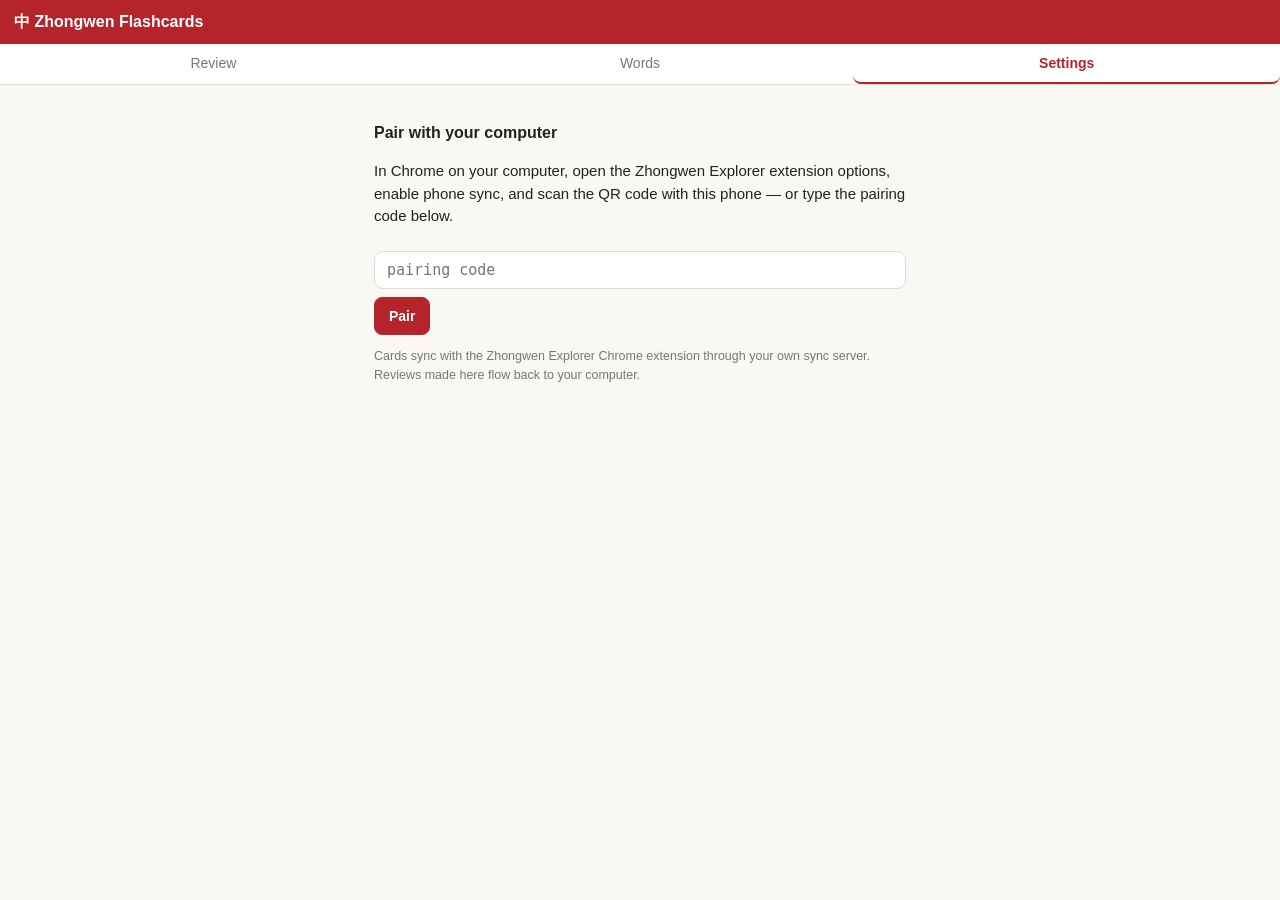
<file: pwa/index.html>
<!DOCTYPE html>
<html lang="en">
<head>
  <meta charset="utf-8">
  <meta name="viewport" content="width=device-width, initial-scale=1, viewport-fit=cover">
  <meta name="theme-color" content="#B5232B">
  <title>Zhongwen Flashcards</title>
  <link rel="manifest" href="manifest.webmanifest">
  <link rel="icon" href="icons/icon192.png">
  <link rel="apple-touch-icon" href="icons/icon180.png">
  <style>
    :root { color-scheme: light; }
    * { box-sizing: border-box; }
    body {
      font-family: -apple-system, BlinkMacSystemFont, "Segoe UI", Roboto, sans-serif;
      margin: 0; background: #faf8f2; color: #222; font-size: 15px; line-height: 1.5;
      padding-bottom: env(safe-area-inset-bottom);
    }
    header {
      background: #B5232B; color: #fff; display: flex; align-items: center;
      gap: 8px; padding: 10px 14px;
      padding-top: calc(10px + env(safe-area-inset-top));
      position: sticky; top: 0; z-index: 10;
    }
    header h1 { font-size: 16px; margin: 0; flex: 1; font-weight: 600; }
    #dueBadge {
      background: #fff; color: #B5232B; border-radius: 999px; font-size: 12.5px;
      font-weight: 700; padding: 1px 8px;
    }
    nav { display: flex; background: #fff; border-bottom: 1px solid #e5e0d5;
      position: sticky; top: calc(41px + env(safe-area-inset-top)); z-index: 9; }
    nav button {
      flex: 1; border: 0; background: none; padding: 11px 0; font-size: 14px;
      color: #777; border-bottom: 2px solid transparent; cursor: pointer;
    }
    nav button.active { color: #B5232B; border-bottom-color: #B5232B; font-weight: 600; }
    main { padding: 18px 14px 40px; max-width: 560px; margin: 0 auto; }

    /* review */
    .card { background: #fff; border: 1px solid #e5e0d5; border-radius: 14px;
      padding: 26px 16px; text-align: center; box-shadow: 0 1px 3px rgba(0,0,0,.05); }
    .card-type { font-size: 11px; letter-spacing: .5px; text-transform: uppercase;
      color: #a58a2d; margin-bottom: 8px; }
    .hanzi { font-size: 52px; line-height: 1.25;
      font-family: "PingFang SC", "Hiragino Sans GB", "Noto Sans SC", "Microsoft YaHei", sans-serif; }
    .hanzi.sentence { font-size: 26px; }
    .trad { font-size: 22px; color: #666; margin-top: 4px;
      font-family: "PingFang SC", "Hiragino Sans GB", "Noto Sans SC", "Microsoft YaHei", sans-serif; }
    .answer { margin-top: 16px; border-top: 1px dashed #ddd; padding-top: 16px; }
    .answer-line { display: flex; align-items: center; justify-content: center; gap: 8px; }
    .pinyin { font-size: 20px; }
    .tone1 { color: #d02c1f; } .tone2 { color: #0f8b1f; }
    .tone3 { color: #1b3ddb; } .tone4 { color: #8615bd; }
    .tone0, .tone5 { color: #767676; }
    .defs { font-size: 16px; color: #333; margin-top: 8px; }
    .speak { width: 34px; height: 34px; padding: 0; border-radius: 50%;
      font-size: 15px; line-height: 1; border: 1px solid #ccc; background: #fafafa; }
    .controls { margin-top: 20px; display: flex; gap: 8px; justify-content: center; }
    button { font-size: 14px; border-radius: 8px; cursor: pointer;
      border: 1px solid #ccc; background: #fafafa; padding: 10px 14px; }
    button.reveal { font-weight: 600; padding: 12px 34px; font-size: 15px; }
    button.primary { background: #B5232B; border-color: #B5232B; color: #fff; font-weight: 600; }
    button.danger { border-color: #d88; color: #b5232b; }
    .grade { flex: 1; max-width: 96px; display: flex; flex-direction: column;
      gap: 2px; align-items: center; padding: 9px 4px; }
    .grade small { font-weight: 400; color: #888; font-size: 11px; }
    .g-again { border-color: #d88; } .g-hard { border-color: #d8b169; }
    .g-good { border-color: #7fb98a; } .g-easy { border-color: #7fa3d8; }
    .empty { color: #888; margin-top: 30px; text-align: center; }
    .progress { height: 5px; border-radius: 3px; background: #ece8dc; overflow: hidden;
      margin-top: 14px; }
    .progress i { display: block; height: 100%; border-radius: 3px; background: #B5232B;
      transition: width 0.2s; }
    .queue-count { text-align: center; color: #aaa; font-size: 12px; margin-top: 6px; }

    /* end-of-session summary */
    .summary { background: #fff; border: 1px solid #e5e0d5; border-radius: 14px;
      padding: 18px 16px; }
    .summary-head { font-size: 18px; font-weight: 700; color: #0a7a2f; }
    .summary-sub { margin: 6px 0 0; color: #555; font-size: 13.5px; }
    .tiles { display: flex; gap: 8px; margin: 14px 0 4px; }
    .tile { flex: 1; border: 1px solid #eee8db; border-radius: 10px; padding: 8px 10px; }
    .tile-n { font-size: 20px; font-weight: 700; line-height: 1.1;
      font-variant-numeric: tabular-nums; }
    .tile-l { font-size: 11px; color: #888; }
    .held-row { margin: 14px 0 0; font-size: 13px; color: #555; line-height: 1.6; }
    .more-btn { margin-left: 8px; padding: 5px 12px; font-size: 12.5px;
      border-radius: 8px; border: 1px solid #d8cab5; background: #fdf6c7;
      color: #7f1920; font-weight: 650; }
    .next-up { margin: 14px 0 0; font-size: 13px; color: #555; }
    .next-up b { color: #222; }
    .summary .viz { margin-top: 20px; }

    /* word list */
    .search { width: 100%; padding: 9px 12px; font-size: 15px; border: 1px solid #ddd;
      border-radius: 9px; margin-bottom: 10px; background: #fff; }
    .count { color: #888; font-size: 12.5px; margin: 4px 2px 10px; }
    .word-row { display: flex; align-items: center; gap: 10px; background: #fff;
      border: 1px solid #eee8db; border-radius: 10px; padding: 10px 12px; margin-bottom: 8px; }
    .word-main { flex: 1; min-width: 0; }
    .word-head { display: flex; align-items: baseline; gap: 8px; flex-wrap: wrap; }
    .word-head .hanzi { font-size: 22px; }
    .word-head .trad { font-size: 15px; margin: 0; }
    .word-head .pinyin { font-size: 14px; }
    .word-defs { font-size: 13px; color: #555; overflow: hidden; text-overflow: ellipsis;
      display: -webkit-box; -webkit-line-clamp: 2; -webkit-box-orient: vertical; }
    .word-side { display: flex; flex-direction: column; align-items: flex-end; gap: 6px; }
    .status { font-size: 11.5px; border-radius: 999px; padding: 1px 8px; white-space: nowrap; }
    .st-new { background: #fdf3e0; color: #9a6b00; }
    .st-due { background: #fdeaea; color: #b5232b; }
    .st-later { background: #e9f6ec; color: #0a7a2f; }
    .del { border: 0; background: none; color: #bbb; font-size: 14px; padding: 2px 6px; }

    /* tap-to-define */
    .tap-char { border-radius: 4px; }
    .tap-char:active { background: #f3eee3; }
    .word-main.tappable { cursor: pointer; }
    .example { margin-top: 14px; font-size: 15px; color: #444; }
    .ex-zh { font-size: 18px;
      font-family: "PingFang SC", "Hiragino Sans GB", "Noto Sans SC", "Microsoft YaHei", sans-serif; }
    .ex-zh .hl { color: #b5232b; font-weight: 700; }
    .ex-py { font-size: 12.5px; color: #999; }
    .ex-en { font-size: 13.5px; color: #666; }
    .ex-speak { width: 26px; height: 26px; margin-left: 5px; font-size: 12px; }

    /* word-detail bottom sheet */
    .sheet-overlay { position: fixed; inset: 0; z-index: 50; display: none;
      background: rgba(30, 24, 12, 0.4); }
    .sheet-overlay.open { display: flex; align-items: flex-end; }
    .sheet { width: 100%; max-height: 82vh; display: flex; flex-direction: column;
      background: #fffdf7; border-radius: 16px 16px 0 0;
      box-shadow: 0 -6px 24px rgba(36, 28, 14, 0.25);
      padding-bottom: env(safe-area-inset-bottom); }
    .sheet-bar { display: flex; align-items: center; padding: 8px 12px 4px; }
    .sheet-grab { flex: 1; height: 4px; max-width: 44px; margin: 0 auto;
      border-radius: 999px; background: #ddd5c4; }
    .sheet-back { border: 0; background: none; color: #b5232b; font-size: 14px;
      font-weight: 600; padding: 4px 8px; }
    .sheet-back.hidden { visibility: hidden; }
    .sheet-close { border: 0; background: none; color: #999; font-size: 16px;
      padding: 4px 10px; }
    .sheet-body { overflow-y: auto; padding: 4px 16px 22px; text-align: left;
      font-size: 14px; line-height: 1.4; -webkit-overflow-scrolling: touch; }
    .sheet-loading { color: #888; text-align: center; padding: 18px 0; }
    .sheet-entry + .sheet-entry { margin-top: 8px; padding-top: 8px;
      border-top: 1px dashed #e8e1d5; }
    .sheet-head { display: flex; align-items: baseline; flex-wrap: wrap; gap: 8px; }
    .sheet-word { color: #8f1c23; font-size: 26px; font-weight: 700;
      font-family: "PingFang SC", "Hiragino Sans GB", "Noto Sans SC", "Microsoft YaHei", sans-serif; }
    .sheet-word.alt { font-size: 19px; opacity: 0.65; }
    .sheet-pinyin { color: #555; font-size: 15px; font-weight: 600; }
    .sheet-defs { margin-top: 3px; color: #3f3f3f; }
    .sheet-sense { display: flex; gap: 7px; align-items: baseline; padding: 2px 0; }
    .sheet-sense-num { flex: none; min-width: 15px; color: #a4834f; font-size: 11px;
      font-weight: 700; text-align: right; }
    .sheet-body button { padding: 3px 9px; border-radius: 7px; font-size: 12px; }
    .sheet-body button.saved { border-color: #83b790; color: #0a7a2f; }
    .sheet-speak { width: 26px; height: 26px; padding: 0; border-radius: 50%; }
    .sheet-section { margin-top: 10px; padding-top: 8px; border-top: 1px solid #e8e1d5; }
    .sheet-label { margin-bottom: 4px; color: #999; font-size: 10px; font-weight: 750;
      letter-spacing: 0.08em; text-transform: uppercase; }
    .sheet-example { padding: 5px 0; }
    .sheet-example + .sheet-example { border-top: 1px dashed #efe9dd; }
    .sheet-ex-zh { font-size: 17px;
      font-family: "PingFang SC", "Hiragino Sans GB", "Noto Sans SC", "Microsoft YaHei", sans-serif; }
    .sheet-ex-zh .hl { color: #b5232b; font-weight: 700; }
    .sheet-ex-py { color: #999; font-size: 12px; }
    .sheet-ex-en { color: #666; font-size: 13px; }
    .sheet-char-row { display: grid; grid-template-columns: auto 1fr auto;
      align-items: center; gap: 4px 9px; padding: 6px 0; }
    .sheet-char-word { color: #8f1c23; font-size: 22px; font-weight: 700;
      font-family: "PingFang SC", "Hiragino Sans GB", "Noto Sans SC", "Microsoft YaHei", sans-serif; }
    .sheet-char-info { min-width: 0; }
    .sheet-char-pinyin { display: block; color: #555; font-size: 13px; font-weight: 650; }
    .sheet-char-def { color: #666; font-size: 12px; }
    .sheet-related-row { padding: 6px 0; }
    .sheet-related-row + .sheet-related-row { border-top: 1px dashed #efe9dd; }
    .sheet-related-word { color: #8f1c23; font-size: 19px; font-weight: 700;
      font-family: "PingFang SC", "Hiragino Sans GB", "Noto Sans SC", "Microsoft YaHei", sans-serif; }
    .sheet-related-reason { margin-left: auto; padding: 1px 7px; border-radius: 8px;
      background: #f1ead9; color: #8a7a58; font-size: 11px; font-weight: 600; }

    /* settings */
    .settings h2 { font-size: 16px; margin: 18px 0 6px; }
    .settings .note { color: #777; font-size: 12.5px; }
    .settings .row { display: flex; align-items: center; gap: 8px; margin: 8px 0; }
    .token-input { width: 100%; padding: 9px 12px; font-size: 15px; border: 1px solid #ddd;
      border-radius: 9px; margin: 8px 0; background: #fff; font-family: ui-monospace, monospace; }
  </style>
</head>
<body>
  <header>
    <h1>中 Zhongwen Flashcards</h1>
    <span id="dueBadge" hidden></span>
  </header>
  <nav>
    <button data-tab="review" class="active">Review</button>
    <button data-tab="words">Words</button>
    <button data-tab="settings">Settings</button>
  </nav>
  <main id="view"></main>
  <script type="module" src="app.js"></script>
</body>
</html>
</file>
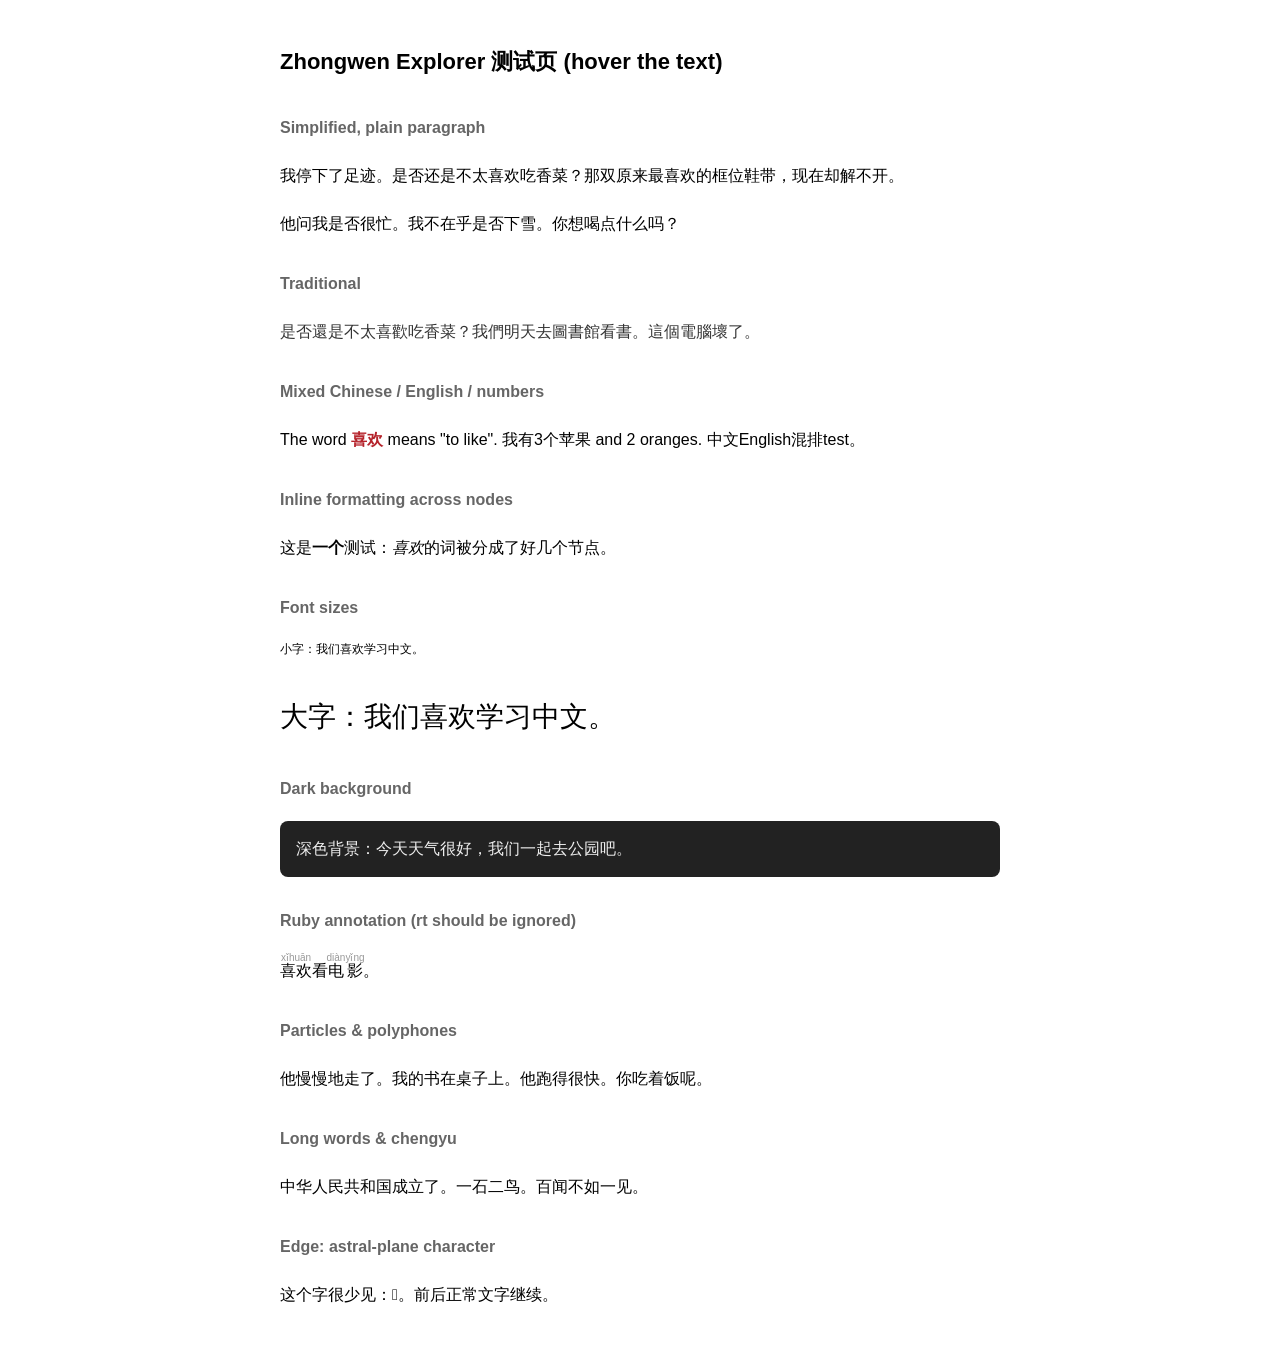
<file: test-page.html>
<!DOCTYPE html>
<html lang="zh">
<head>
  <meta charset="utf-8">
  <title>Zhongwen Explorer — test page</title>
  <style>
    body { font-family: -apple-system, "PingFang SC", "Microsoft YaHei", sans-serif;
           max-width: 720px; margin: 40px auto; padding: 0 20px; line-height: 2; }
    h1 { font-size: 22px; }
    h2 { font-size: 16px; margin-top: 28px; color: #666; }
    .trad { color: #333; }
    .mixed b { color: #b5232b; }
    .small { font-size: 12px; }
    .big { font-size: 28px; }
    .dark { background: #222; color: #eee; padding: 12px 16px; border-radius: 8px; }
    ruby rt { font-size: 10px; color: #999; }
  </style>
</head>
<body>
  <h1>Zhongwen Explorer 测试页 (hover the text)</h1>

  <h2>Simplified, plain paragraph</h2>
  <p>我停下了足迹。是否还是不太喜欢吃香菜？那双原来最喜欢的框位鞋带，现在却解不开。</p>
  <p>他问我是否很忙。我不在乎是否下雪。你想喝点什么吗？</p>

  <h2>Traditional</h2>
  <p class="trad">是否還是不太喜歡吃香菜？我們明天去圖書館看書。這個電腦壞了。</p>

  <h2>Mixed Chinese / English / numbers</h2>
  <p class="mixed">The word <b>喜欢</b> means "to like". 我有3个苹果 and 2 oranges. 中文English混排test。</p>

  <h2>Inline formatting across nodes</h2>
  <p>这是<b>一个</b>测试：<i>喜</i><i>欢</i>的词被<span>分成</span>了好几个节点。</p>

  <h2>Font sizes</h2>
  <p class="small">小字：我们喜欢学习中文。</p>
  <p class="big">大字：我们喜欢学习中文。</p>

  <h2>Dark background</h2>
  <p class="dark">深色背景：今天天气很好，我们一起去公园吧。</p>

  <h2>Ruby annotation (rt should be ignored)</h2>
  <p><ruby>喜欢<rt>xǐhuān</rt></ruby>看<ruby>电影<rt>diànyǐng</rt></ruby>。</p>

  <h2>Particles & polyphones</h2>
  <p>他慢慢地走了。我的书在桌子上。他跑得很快。你吃着饭呢。</p>

  <h2>Long words & chengyu</h2>
  <p>中华人民共和国成立了。一石二鸟。百闻不如一见。</p>

  <h2>Edge: astral-plane character</h2>
  <p>这个字很少见：𠮷。前后正常文字继续。</p>
</body>
</html>
</file>
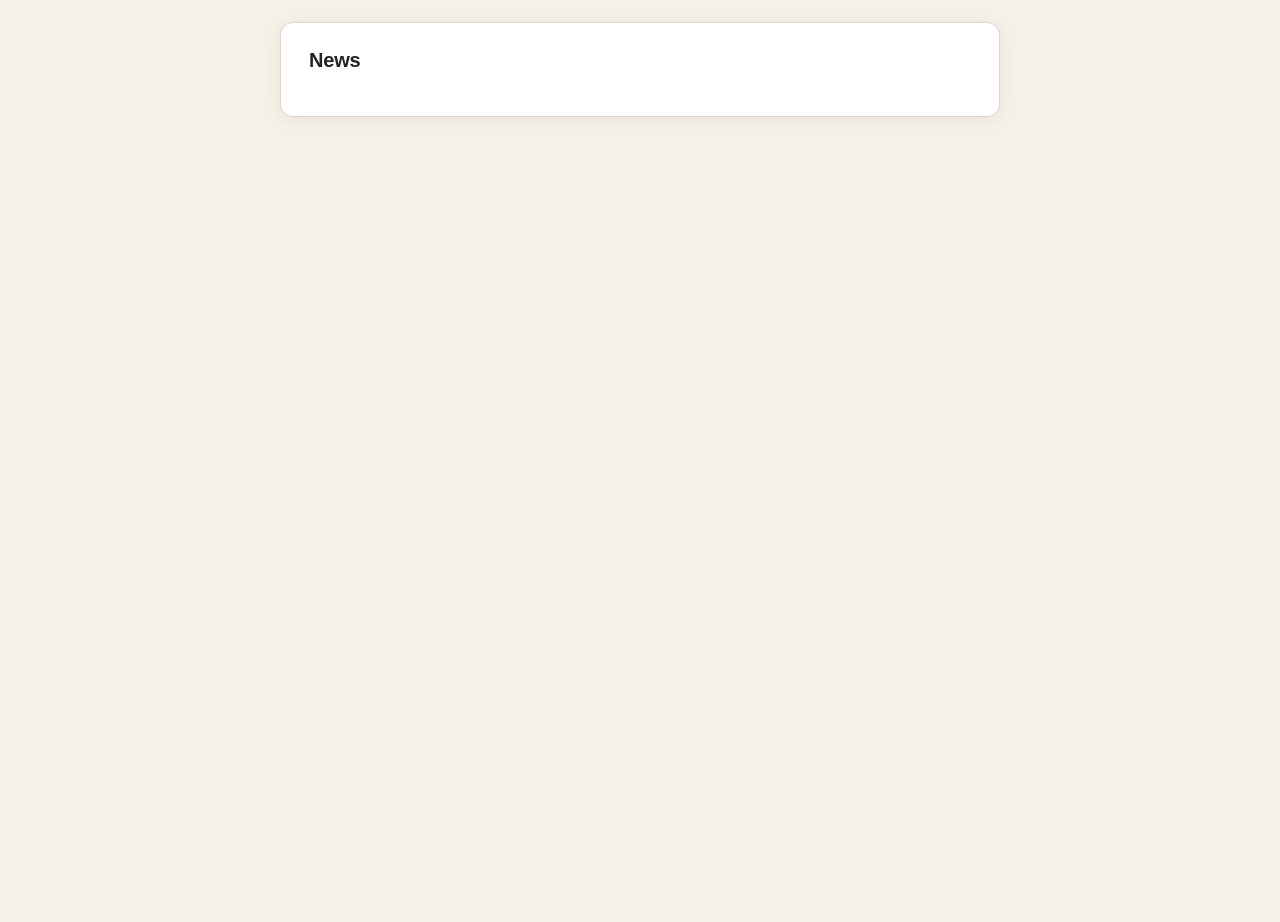
<file: extension/news.html>
<!DOCTYPE html>
<html>
<head>
  <meta charset="utf-8">
  <title>Zhongwen Explorer — News</title>
  <link rel="stylesheet" href="shell.css">
  <style>
    :root { --zx-measure: 720px; }
    .toolbar { display: flex; align-items: center; gap: 12px; margin-bottom: 14px; flex-wrap: wrap; }
    .status { color: var(--zx-muted); font-size: 13px; }
    .spacer { flex: 1; }
    button {
      font-size: 13px; padding: 7px 14px; border-radius: 8px; cursor: pointer;
      border: 1px solid #ccc; background: #fafafa;
    }
    button:hover:not(:disabled) { background: #f0f0f0; }
    button:disabled { opacity: 0.6; cursor: default; }
    .primary { border-color: #b5232b; background: #b5232b; color: #fff; font-weight: 600; }
    .primary:hover:not(:disabled) { background: #9c1e25; }

    /* The way in is a search box, the way most people meet a news site. Typing
       anything — a topic, a phrase, a question, in either language — searches
       the news for it; the button beside it writes from your own deck. */
    .searchbar { display: flex; gap: 8px; margin-bottom: 10px; }
    .search-field { position: relative; flex: 1; display: flex; }
    .search-field::before {
      content: "⌕"; position: absolute; left: 11px; top: 50%; transform: translateY(-52%);
      color: #aaa; font-size: 18px; pointer-events: none;
    }
    #search {
      flex: 1; font: inherit; font-size: 14px; padding: 9px 12px 9px 31px;
      border: 1px solid #d5d0c4; border-radius: 9px; background: #fff; color: #333;
      font-family: inherit, "PingFang SC", "Hiragino Sans GB", sans-serif;
    }
    #search:focus { outline: none; border-color: #b5232b; box-shadow: 0 0 0 3px rgba(181, 35, 43, 0.12); }
    #search::placeholder { color: #aaa; }
    #search:disabled { background: #f6f4ef; }

    /* Suggested sections, named the way a Chinese news site names them. These
       are pills rather than buttons, so like the archive rows below they carry
       `.zx-app` to outrank shell.css's shared button styling. */
    .cats { display: flex; flex-wrap: wrap; gap: 6px; margin-bottom: 12px; align-items: center; }
    .zx-app .cat {
      display: flex; align-items: baseline; gap: 6px; padding: 5px 12px; border-radius: 16px;
      border: 1px solid #e0dacb; background: #fbf9f4; color: #5c5240; font-size: 15px;
      font-weight: 500;
      font-family: "PingFang SC", "Hiragino Sans GB", "Microsoft YaHei", sans-serif;
    }
    .zx-app .cat:hover:not(:disabled) { background: #f1ead9; border-color: #cdc3ab; }
    .zx-app .cat.active { background: #b5232b; border-color: #b5232b; color: #fff; }
    .cat.active .cat-en { color: #f3d3d5; }
    .cat-en { font-size: 11px; color: #998f7a; font-family: inherit; letter-spacing: 0.02em; }
    .zx-app .cat.quiet { font-size: 12.5px; color: #8a8271; border-style: dashed; }

    /* The level dial. It changes what the NEXT article is written at, so it
       sits at the quiet end of the toolbar rather than beside the search box —
       this is a news reader first and a graded reader second. */
    .difficulty-label { display: flex; align-items: center; gap: 4px;
      color: #a09986; font-size: 12px; }
    #difficulty {
      font: inherit; font-size: 12px; color: #6f6757; background: transparent;
      border: 1px solid transparent; border-radius: 6px; padding: 2px 4px; cursor: pointer;
    }
    #difficulty:hover, #difficulty:focus { border-color: #ddd7c8; background: #fbf9f4; }
    .chips { display: flex; flex-wrap: wrap; gap: 6px; margin-bottom: 14px; }
    .chip { padding: 2px 10px; border-radius: 12px; background: #f1ead9; color: #8a7a58;
      font-size: 12px; font-weight: 600; }
    .chip.level { background: #fdf6c7; color: #7f1920; }
    .chip.asked { background: #b5232b; color: #fff; }
    .headline { display: flex; align-items: flex-start; gap: 10px; margin-bottom: 2px; }
    .headline h2 { margin: 0; font-size: 26px; line-height: 1.3;
      font-family: "PingFang SC", "Hiragino Sans GB", "Microsoft YaHei", "Noto Sans CJK SC", sans-serif; }
    /* Top-aligned so it stays put beside a headline that wraps, nudged down by
       the half-leading of that first line so it reads as centred on it. */
    .headline .speak { margin-top: 2px; }
    .title-pinyin { color: #999; font-size: 14px; margin-bottom: 16px; }
    /* Size only; shell.css owns the shape and the centring. */
    .speak { --zx-speak: 30px; }
    .article {
      border: 1px solid #ddd; border-radius: 12px; padding: 22px 24px;
      box-shadow: 0 2px 12px rgba(0, 0, 0, 0.05); margin-bottom: 16px;
    }
    .article p { margin: 0 0 14px; font-size: 22px; line-height: 1.85;
      font-family: "PingFang SC", "Hiragino Sans GB", "Microsoft YaHei", "Noto Sans CJK SC", sans-serif; }
    .article p:last-child { margin-bottom: 0; }
    .section { margin-bottom: 16px; }
    .section-head { display: flex; align-items: center; gap: 8px; margin-bottom: 8px; }
    .section-head h3 { margin: 0; font-size: 13px; text-transform: uppercase;
      letter-spacing: 0.06em; color: #8a7a58; }
    .gloss-row { display: grid; grid-template-columns: auto 1fr auto; gap: 4px 12px;
      align-items: baseline; padding: 6px 0; border-top: 1px dashed #eee; }
    .gloss-row:first-child { border-top: 0; }
    .gloss-word { font-size: 18px; font-weight: 600; color: #8f1c23;
      font-family: "PingFang SC", "Hiragino Sans GB", "Microsoft YaHei", sans-serif; }
    .gloss-pinyin { color: #777; font-size: 13px; }
    .gloss-meaning { grid-column: 1 / 3; color: #444; font-size: 14px; }
    .gloss-row .speak { --zx-speak: 24px; grid-row: 1 / 3; align-self: center; }
    .summary-box { border: 1px solid #e2dccb; border-radius: 10px; background: #fffef8;
      padding: 12px 14px; color: #444; font-size: 14px; line-height: 1.5; margin-top: 8px; }
    .sources { font-size: 12.5px; color: #888; }
    .sources a { color: #7a6f52; }
    .sources li { margin-bottom: 3px; }
    .empty, .setup { color: #666; margin-top: 30px; text-align: center; }
    .setup p, .empty p { max-width: 480px; margin: 0 auto 14px; }

    /* Past articles. Every generated passage is kept, so this is the page's
       archive: the day it was written, then the articles under it. A row is a
       line in a list, not a control — hence `.zx-app`, which is what it takes
       to outrank shell.css's `.zx-app button` and stop each one drawing itself
       as a bordered, bold, 8px-rounded button. */
    .day { font-size: 12px; text-transform: uppercase; letter-spacing: 0.06em;
      color: #a09986; margin: 18px 0 6px; }
    .day:first-child { margin-top: 0; }
    .zx-app .past {
      display: flex; gap: 12px; align-items: baseline; width: 100%; text-align: left;
      font-weight: 400; padding: 10px 12px; background: none;
      border: 1px solid transparent; border-bottom-color: #eee; border-radius: 0;
    }
    .zx-app .past:hover:not(:disabled) {
      background: #fbf9f4; border-color: #eee9dc; border-radius: 8px;
    }
    .past-time { color: #a8a294; font-size: 12px; min-width: 62px; }
    .past-body { flex: 1; }
    .past-title { font-size: 17px; color: #333; line-height: 1.4;
      font-family: "PingFang SC", "Hiragino Sans GB", "Microsoft YaHei", sans-serif; }
    .past-meta { display: flex; flex-wrap: wrap; gap: 6px; margin-top: 5px; align-items: center; }
    .past.current .past-title { color: #8f1c23; font-weight: 600; }

    /* Hover-to-define popup (shared machinery in lib/lookup.js). */
    .tone1 { color: #d02c1f; } .tone2 { color: #0f8b1f; }
    .tone3 { color: #1b3ddb; } .tone4 { color: #8615bd; } .tone5 { color: #767676; }
  </style>
</head>
<body class="zx-app">
  <main class="zx-content">
  <h2 class="zx-title">News</h2>
  <form class="searchbar" id="searchForm" hidden>
    <div class="search-field">
      <input id="search" type="search" maxlength="80" autocomplete="off"
             aria-label="Search the news"
             placeholder="Search the news — a topic, a phrase, a question">
    </div>
    <button id="generate" class="primary" type="button">Generate today's news</button>
  </form>
  <div class="cats" id="cats" hidden></div>
  <div class="toolbar">
    <span class="status" id="status"></span>
    <span class="spacer"></span>
    <button id="english" type="button" hidden>Show English</button>
    <button id="history" type="button" hidden>Past articles</button>
    <label class="difficulty-label" id="difficultyLabel" hidden
           title="Applies to the next article you generate">Level
      <select id="difficulty">
        <option value="easier">Easier</option>
        <option value="normal">Just right</option>
        <option value="harder">Harder</option>
      </select>
    </label>
  </div>
  <div id="app"></div>
  </main>
  <!-- The universal popup is a classic script (shared verbatim with the
       content script), so it must load before the page module. -->
  <script src="lib/popup.js"></script>
  <script src="lib/savecard.js"></script>
  <script type="module" src="news.js"></script>
</body>
</html>
</file>
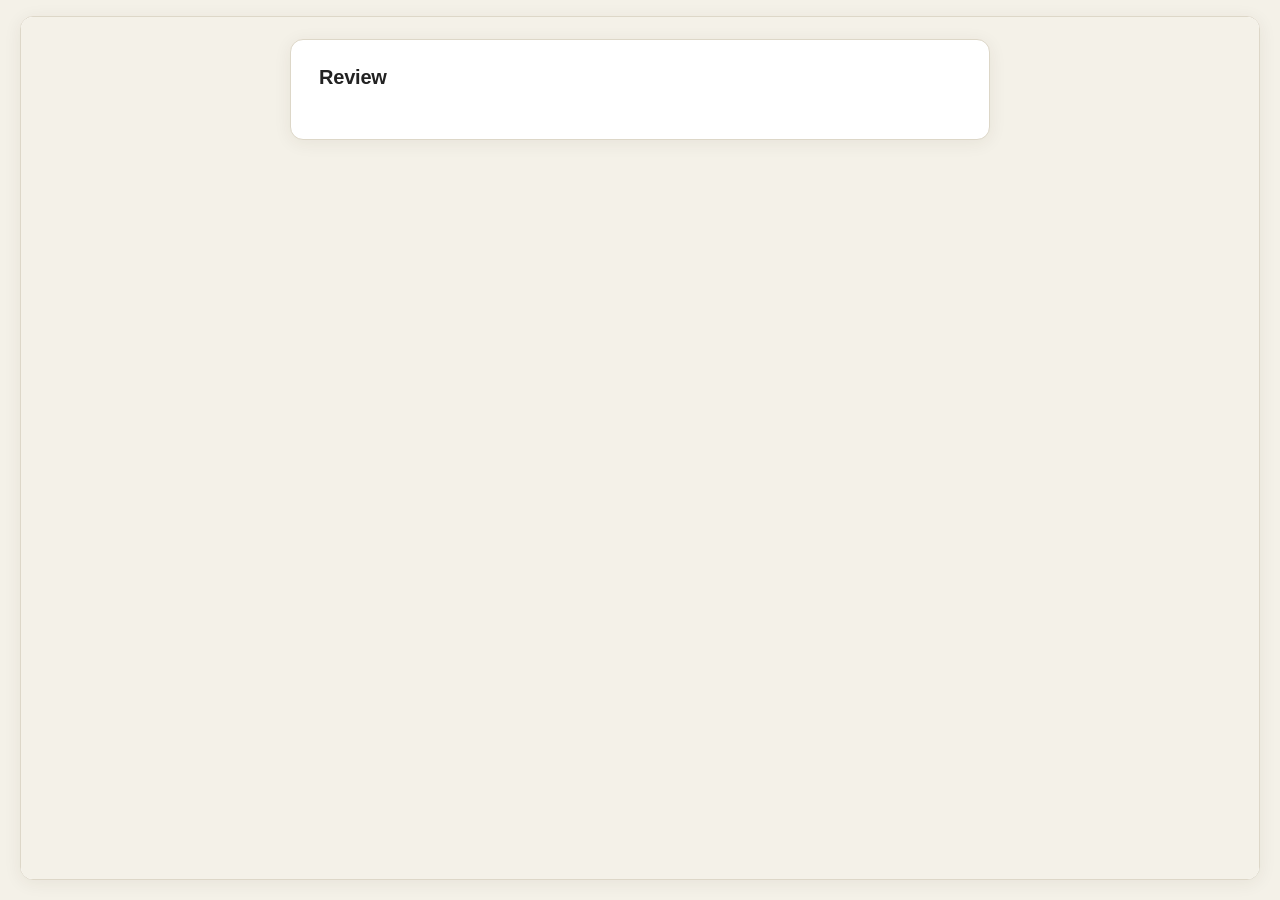
<file: extension/newtab.html>
<!DOCTYPE html>
<html>
<head>
  <meta charset="utf-8">
  <meta name="viewport" content="width=device-width, initial-scale=1">
  <title>Zhongwen Explorer</title>
  <!-- The navbar is shared with every standalone page; lib/shell.js builds it. -->
  <link rel="stylesheet" href="shell.css">
  <style>
    * { box-sizing: border-box; }
    html, body { width: 100%; height: 100%; margin: 0; }
    body {
      display: flex; flex-direction: column; overflow: hidden;
      background: var(--zx-paper); color: var(--zx-ink);
      font-family: var(--zx-font);
    }
    main { flex: 1; min-height: 0; padding: 16px 20px 20px; }
    .surface {
      width: 100%; height: 100%; overflow: hidden; border: 1px solid var(--zx-line);
      border-radius: 13px; background: var(--zx-surface);
      box-shadow: 0 3px 18px rgba(60, 48, 24, 0.07);
    }
    iframe { display: none; width: 100%; height: 100%; border: 0; background: #fff; }
    iframe.active { display: block; }
    @media (max-width: 620px) {
      main { padding: 8px; }
    }
  </style>
</head>
<body>
  <main>
    <div class="surface">
      <iframe class="active" id="reviewFrame" src="review.html?embedded=1" title="Spaced repetition review"></iframe>
      <iframe id="libraryFrame" src="wordlist.html?embedded=1" title="Saved words library"></iframe>
      <!-- Loaded lazily on first activation (see newtab.js). For News the
           digest itself only generates on an explicit button click, so opening
           a new tab never calls the model; the guides are static content and
           cost nothing beyond parsing. -->
      <iframe id="guidesFrame" data-src="hsk.html?embedded=1" title="HSK study guides"></iframe>
      <!-- Placement opens on the standing result and calls the model only when
           an interview is actually started, so the tab itself costs nothing. -->
      <iframe id="placementFrame" data-src="placement.html?embedded=1" title="HSK placement interview"></iframe>
      <iframe id="newsFrame" data-src="news.html?embedded=1" title="Personalized news digest"></iframe>
    </div>
  </main>
  <script type="module" src="newtab.js"></script>
</body>
</html>
</file>
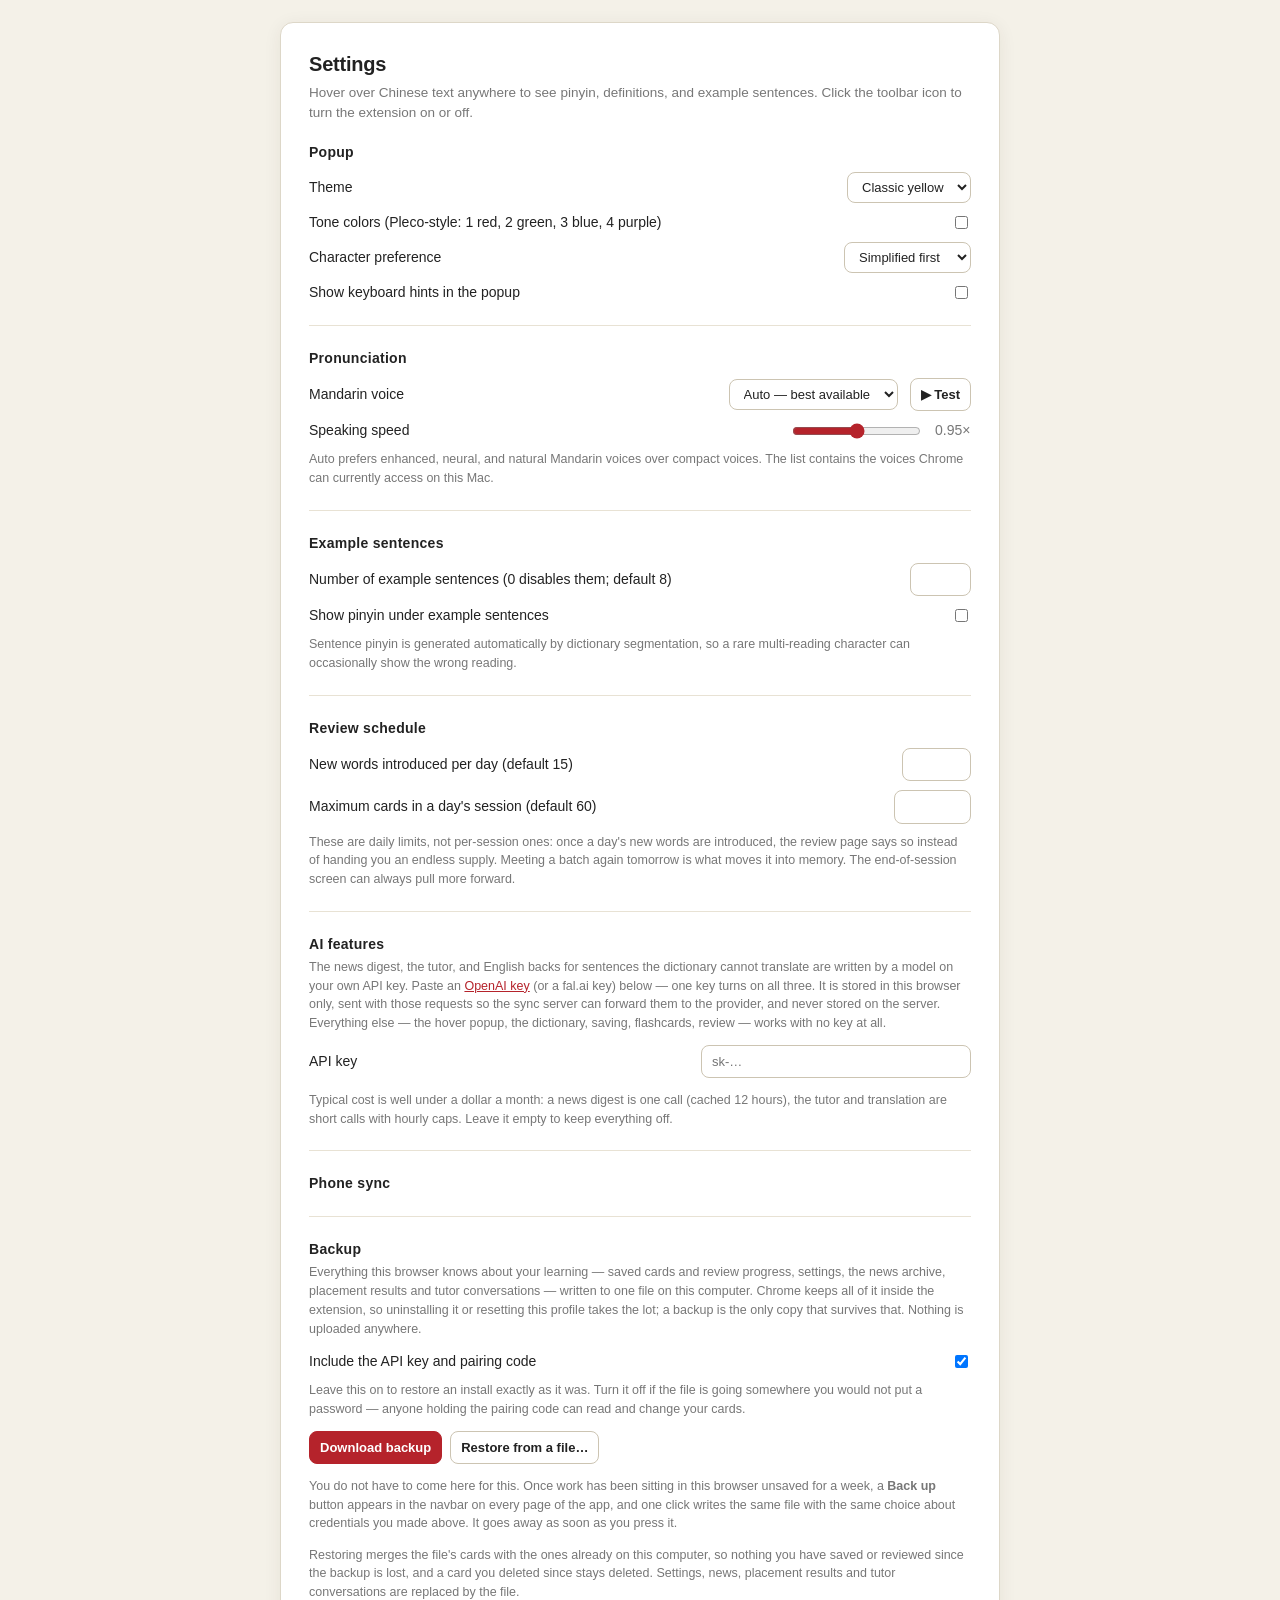
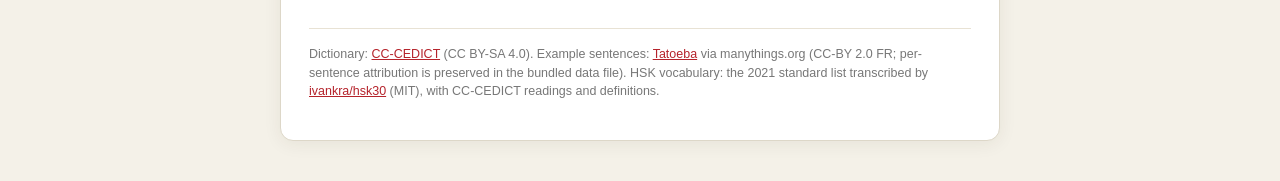
<file: extension/options.html>
<!DOCTYPE html>
<html>
<head>
  <meta charset="utf-8">
  <title>Zhongwen Explorer — Settings</title>
  <link rel="stylesheet" href="shell.css">
  <style>
    :root { --zx-measure: 720px; }
    body.zx-app { font-size: 14px; line-height: 1.5; }

    /* Each h2 opens a section; the rule above it does the grouping that a
       flat list of headings was leaving to the reader. */
    .section { padding-top: 22px; margin-top: 22px; border-top: 1px solid var(--zx-line-soft); }
    .section:first-of-type { padding-top: 0; margin-top: 18px; border-top: 0; }
    .section > h2 {
      margin: 0 0 3px; font-size: 14px; font-weight: 700;
      letter-spacing: 0.02em;
    }
    .section > .section-note { margin: 0 0 12px; }

    .row { margin: 9px 0; display: flex; align-items: center; gap: 12px; }
    .row label { flex: 1; }
    select { max-width: 330px; }
    input[type="range"] { accent-color: var(--zx-red); }
    output { min-width: 36px; font-variant-numeric: tabular-nums; color: var(--zx-muted); }
    .note { color: var(--zx-muted); font-size: 12.5px; margin-top: 4px; }
    .note a { color: var(--zx-red); }
    /* A key the provider has refused, or one this deployment needs and does not
       have. The same amber the navbar's notice uses, so the thing you pressed
       and the thing you landed on are recognisably the same problem. */
    .note.warn { color: #8a5d00; font-weight: 600; }
    /* Arriving from that notice: hold the section for a moment so it is
       obvious which of six you were sent to. */
    .section.called-out {
      border-radius: 10px; box-shadow: 0 0 0 2px #e6c98a;
      transition: box-shadow 0.4s ease;
    }
    @media (prefers-reduced-motion: reduce) {
      .section.called-out { transition: none; }
    }
    code {
      padding: 2px 7px; border: 1px solid var(--zx-line); border-radius: 6px;
      background: #faf8f2; font-size: 12.5px;
    }

    /* The pairing block reads as one object rather than four loose rows. */
    .pairing {
      display: flex; gap: 18px; align-items: flex-start; flex-wrap: wrap;
      padding: 14px; border: 1px solid var(--zx-line-soft); border-radius: 10px;
      background: #faf8f2;
    }
    .pairing img { flex: none; border-radius: 8px; background: #fff; }
    .pairing-meta { flex: 1; min-width: 210px; display: grid; gap: 8px; }
    .pairing-meta .label {
      color: var(--zx-faint); font-size: 10px; font-weight: 700;
      letter-spacing: 0.07em; text-transform: uppercase;
    }
    .button-row { display: flex; gap: 8px; align-items: center; flex-wrap: wrap; margin-top: 12px; }

    /* Confirmation used to be an inline span that shifted the layout; now it
       floats clear of the content it is confirming. */
    .saved {
      position: fixed; right: 22px; bottom: 22px; z-index: 5;
      padding: 8px 14px; border-radius: 999px;
      background: #0a7a2f; color: #fff; font-size: 13px; font-weight: 650;
      box-shadow: 0 4px 16px rgba(0, 0, 0, 0.18);
      opacity: 0; transform: translateY(6px); pointer-events: none;
      transition: opacity 0.15s, transform 0.15s;
    }
    .saved.show { opacity: 1; transform: none; }

    .credits { margin-top: 26px; padding-top: 16px; border-top: 1px solid var(--zx-line-soft); }
  </style>
</head>
<body class="zx-app">
  <main class="zx-content">
  <h2 class="zx-title">Settings</h2>
  <p class="zx-lede">Hover over Chinese text anywhere to see pinyin, definitions,
     and example sentences. Click the toolbar icon to turn the extension on or off.</p>

  <div class="section">
    <h2>Popup</h2>
    <div class="row">
      <label for="theme">Theme</label>
      <select id="theme">
        <option value="yellow">Classic yellow</option>
        <option value="light">Light</option>
        <option value="dark">Dark</option>
      </select>
    </div>
    <div class="row">
      <label for="toneColors">Tone colors (Pleco-style: 1 red, 2 green, 3 blue, 4 purple)</label>
      <input type="checkbox" id="toneColors">
    </div>
    <div class="row">
      <label for="hanziPref">Character preference</label>
      <select id="hanziPref">
        <option value="simp-first">Simplified first</option>
        <option value="trad-first">Traditional first</option>
      </select>
    </div>
    <div class="row">
      <label for="showHints">Show keyboard hints in the popup</label>
      <input type="checkbox" id="showHints">
    </div>
  </div>

  <div class="section">
    <h2>Pronunciation</h2>
    <div class="row">
      <label for="mandarinVoice">Mandarin voice</label>
      <select id="mandarinVoice">
        <option value="auto">Auto — best available</option>
      </select>
      <button type="button" id="testVoice">▶ Test</button>
    </div>
    <div class="row">
      <label for="voiceRate">Speaking speed</label>
      <input type="range" id="voiceRate" min="0.55" max="1.25" step="0.05">
      <output id="voiceRateValue">0.95×</output>
    </div>
    <p class="note" id="voiceNote">Auto prefers enhanced, neural, and natural
       Mandarin voices over compact voices. The list contains the voices Chrome
       can currently access on this Mac.</p>
  </div>

  <div class="section">
    <h2>Example sentences</h2>
    <div class="row">
      <label for="exampleCount">Number of example sentences (0 disables them; default 8)</label>
      <input type="number" id="exampleCount" min="0" max="15" step="1">
    </div>
    <div class="row">
      <label for="examplePinyin">Show pinyin under example sentences</label>
      <input type="checkbox" id="examplePinyin">
    </div>
    <p class="note">Sentence pinyin is generated automatically by dictionary
       segmentation, so a rare multi-reading character can occasionally show the
       wrong reading.</p>
  </div>

  <div class="section">
    <h2>Review schedule</h2>
    <div class="row">
      <label for="newPerDay">New words introduced per day (default 15)</label>
      <input type="number" id="newPerDay" min="0" max="200" step="1">
    </div>
    <div class="row">
      <label for="maxPerDay">Maximum cards in a day's session (default 60)</label>
      <input type="number" id="maxPerDay" min="1" max="1000" step="1">
    </div>
    <p class="note">These are daily limits, not per-session ones: once a day's new
       words are introduced, the review page says so instead of handing you an
       endless supply. Meeting a batch again tomorrow is what moves it into
       memory. The end-of-session screen can always pull more forward.</p>
  </div>

  <div class="section" id="ai">
    <h2>AI features</h2>
    <p class="note section-note">The news digest, the tutor, and English backs for
       sentences the dictionary cannot translate are written by a model on your own
       API key. Paste an <a href="https://platform.openai.com/api-keys" target="_blank"
       rel="noopener">OpenAI key</a> (or a fal.ai key) below — one key turns on all
       three. It is stored in this browser only, sent with those requests so the
       sync server can forward them to the provider, and never stored on the
       server. Everything else — the hover popup, the dictionary, saving,
       flashcards, review — works with no key at all.</p>
    <div class="row">
      <label for="aiKey">API key</label>
      <input type="password" id="aiKey" size="30" placeholder="sk-…" autocomplete="off"
             spellcheck="false">
    </div>
    <p class="note" id="aiKeyStatus"></p>
    <p class="note">Typical cost is well under a dollar a month: a news digest is
       one call (cached 12 hours), the tutor and translation are short calls with
       hourly caps. Leave it empty to keep everything off.</p>
  </div>

  <div class="section" id="sync">
    <h2>Phone sync</h2>
    <div id="syncSetup" hidden>
      <p class="note section-note">Review your flashcards on your phone, and turn on
         the news digest, the tutor, the placement interview and sentence
         translation. All five run through a small Cloudflare Worker that
         <strong>you deploy to your own account</strong> — there is no shared server,
         so your cards and your API key never pass through anyone else's. It takes
         about two minutes and the free tier covers it:
         <a href="https://github.com/Siunami/chinese-chrome-extension#phone-sync-flashcards-on-your-phone"
            target="_blank" rel="noopener">the setup steps are here</a>.</p>
      <p class="note section-note">Everything else — the hover popup, the dictionary,
         example sentences, the HSK guides, saving words and reviewing them — works
         without any of this, and always has.</p>
      <div class="row">
        <label for="syncServer">Sync server URL</label>
        <input type="url" id="syncServer" size="30" placeholder="https://….workers.dev">
      </div>
      <div class="button-row">
        <button type="button" class="primary" id="syncEnable">Enable phone sync</button>
      </div>
    </div>
    <div id="syncPaired" hidden>
      <p class="note section-note">Scan this code with your phone's camera to open
         the review app already paired. Anyone with this code can read and change
         your cards, so treat it like a password.</p>
      <div class="pairing">
        <img id="syncQr" alt="Pairing QR code" width="164" height="164">
        <div class="pairing-meta">
          <div>
            <div class="label">Pairing code</div>
            <code id="syncToken" style="user-select: all;"></code>
          </div>
          <div>
            <div class="label">App link</div>
            <a id="syncLink" target="_blank" rel="noopener"></a>
          </div>
        </div>
      </div>
      <div class="button-row">
        <button type="button" id="syncNowBtn">Sync now</button>
        <button type="button" id="syncRotate">Rotate code</button>
        <button type="button" id="syncDisable">Turn off</button>
        <span class="note" id="syncStatus"></span>
      </div>
    </div>
  </div>

  <div class="section" id="backup">
    <h2>Backup</h2>
    <p class="note section-note">Everything this browser knows about your
       learning — saved cards and review progress, settings, the news archive,
       placement results and tutor conversations — written to one file on this
       computer. Chrome keeps all of it inside the extension, so uninstalling it
       or resetting this profile takes the lot; a backup is the only copy that
       survives that. Nothing is uploaded anywhere.</p>
    <p class="note" id="backupFreshness"></p>
    <p class="note" id="backupUsage"></p>
    <div class="row">
      <label for="backupSecrets">Include the API key and pairing code</label>
      <input type="checkbox" id="backupSecrets" checked>
    </div>
    <p class="note">Leave this on to restore an install exactly as it was. Turn
       it off if the file is going somewhere you would not put a password —
       anyone holding the pairing code can read and change your cards.</p>
    <div class="button-row">
      <button type="button" class="primary" id="backupDownload">Download backup</button>
      <button type="button" id="backupRestore">Restore from a file…</button>
      <input type="file" id="backupFile" accept=".json,application/json" hidden>
    </div>
    <p class="note" id="backupStatus"></p>
    <p class="note">You do not have to come here for this. Once work has been
       sitting in this browser unsaved for a week, a <strong>Back up</strong>
       button appears in the navbar on every page of the app, and one click
       writes the same file with the same choice about credentials you made
       above. It goes away as soon as you press it.</p>
    <p class="note">Restoring merges the file's cards with the ones already on
       this computer, so nothing you have saved or reviewed since the backup is
       lost, and a card you deleted since stays deleted. Settings, news,
       placement results and tutor conversations are replaced by the file.</p>
  </div>

  <p class="note credits">Dictionary:
     <a href="https://www.mdbg.net/chinese/dictionary?page=cedict">CC-CEDICT</a>
     (CC BY-SA 4.0). Example sentences: <a href="https://tatoeba.org">Tatoeba</a>
     via manythings.org (CC-BY 2.0 FR; per-sentence attribution is preserved in
     the bundled data file). HSK vocabulary: the 2021 standard list transcribed
     by <a href="https://github.com/ivankra/hsk30">ivankra/hsk30</a> (MIT),
     with CC-CEDICT readings and definitions.</p>
  </main>
  <span class="saved" id="saved">Saved ✓</span>
  <script type="module" src="options.js"></script>
</body>
</html>
</file>
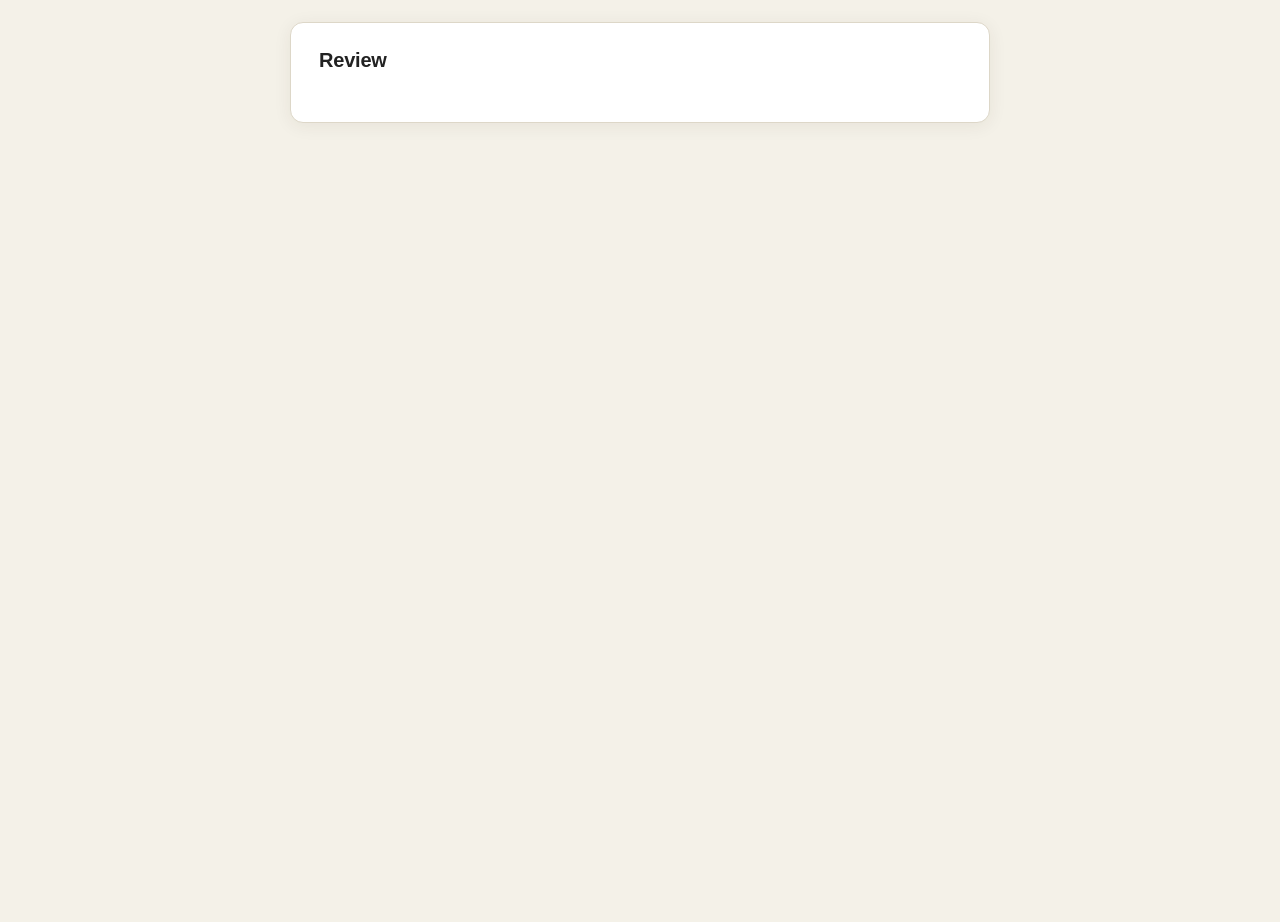
<file: extension/review.html>
<!DOCTYPE html>
<html>
<head>
  <meta charset="utf-8">
  <title>Zhongwen Explorer — Review</title>
  <link rel="stylesheet" href="shell.css">
  <style>
    :root { --zx-measure: 700px; }
    .review-heading { display: flex; align-items: baseline; justify-content: space-between;
      gap: 12px; flex-wrap: wrap; }
    .review-heading .zx-title { margin-bottom: 6px; }
    .setbar { display: flex; flex-wrap: wrap; align-items: center; gap: 8px; margin: 0 0 14px;
      color: var(--zx-muted); font-size: 12.5px; }
    .setbar:empty { display: none; }
    .setbar > span:first-child { flex: 1 1 280px; min-width: 0; }
    .setbar a, .setbar button { padding: 4px 9px; border: 1px solid #ded6c7;
      border-radius: 7px; background: #fffdf7; color: #7f1920; font: inherit;
      font-weight: 650; text-decoration: none; white-space: nowrap; cursor: pointer; }
    .setbar a:hover, .setbar button:hover { background: #f8f1e2; }
    .stats { color: var(--zx-muted); font-size: 13px; margin-bottom: 18px; }
    .stats b { color: #b5232b; }
    .progress { height: 5px; border-radius: 3px; background: #eceae2;
      overflow: hidden; margin-bottom: 6px; }
    .progress i { display: block; height: 100%; border-radius: 3px;
      background: #b5232b; transition: width 0.2s; }
    .progress-line { font-variant-numeric: tabular-nums; }
    .card {
      border: 1px solid #ddd; border-radius: 12px; padding: 28px 24px;
      box-shadow: 0 2px 12px rgba(0, 0, 0, 0.07); text-align: center;
      min-height: 300px; display: flex; flex-direction: column;
      justify-content: center; gap: 10px;
    }
    .hanzi {
      font-size: 54px; font-weight: 600; line-height: 1.25;
      font-family: "PingFang SC", "Hiragino Sans GB", "Microsoft YaHei",
        "Noto Sans CJK SC", sans-serif;
    }
    .hanzi.sentence { max-width: 560px; margin: 0 auto; font-size: 31px;
      line-height: 1.45; }
    .card-type { color: #999; font-size: 10px; font-weight: 700;
      letter-spacing: 0.08em; text-transform: uppercase; }
    .trad { font-size: 26px; color: #888;
      font-family: "PingFang SC", "Hiragino Sans GB", "Microsoft YaHei", sans-serif; }
    .pinyin { font-size: 24px; font-weight: 500; }
    .answer-line { display: flex; align-items: center; justify-content: center; gap: 8px; }
    /* Size only; shell.css owns the shape and the centring. */
    .speak { --zx-speak: 32px; }
    .example .speak { --zx-speak: 25px; margin-left: 5px; }
    .defs { font-size: 16px; color: #333; max-width: 480px; margin: 0 auto; }
    .library-add { align-self: center; margin-top: 2px; padding: 5px 11px; border-radius: 999px;
      border: 1px solid #d8cab5; background: #fffdf7; color: #7f1920;
      font-size: 12px; }
    .library-add.on { border-color: #a8cfb1; background: #e8f7ec; color: #0a6b2a; }
    .example { margin-top: 14px; font-size: 15px; color: #444; }
    .example .zh { font-size: 18px;
      font-family: "PingFang SC", "Hiragino Sans GB", "Microsoft YaHei", sans-serif; }
    .example .zh .hl { color: #b5232b; font-weight: 700; }
    .example .py { font-size: 12.5px; color: #999; }
    .example .en { font-size: 13.5px; color: #666; }
    .tone1 { color: #d02c1f; } .tone2 { color: #0f8b1f; }
    .tone3 { color: #1b3ddb; } .tone4 { color: #8615bd; } .tone5 { color: #767676; }
    .controls { margin-top: 18px; display: flex; gap: 10px; justify-content: center; }
    button {
      font-size: 14px; padding: 9px 18px; border-radius: 8px; cursor: pointer;
      border: 1px solid #ccc; background: #fafafa;
    }
    button:hover { background: #f0f0f0; }
    #reveal { font-weight: 600; padding: 10px 30px; }
    .grade { min-width: 92px; display: flex; flex-direction: column; gap: 2px; }
    .grade small { font-weight: 400; color: #888; font-size: 11px; }
    .g-again { border-color: #d88; } .g-again:hover { background: #fdeaea; }
    .g-hard { border-color: #d8b169; } .g-hard:hover { background: #fdf3e0; }
    .g-good { border-color: #7fb98a; } .g-good:hover { background: #e9f6ec; }
    .g-easy { border-color: #7fa3d8; } .g-easy:hover { background: #e8f0fb; }
    .keyhint { text-align: center; color: #aaa; font-size: 12px; margin-top: 12px; }

    /* End-of-session panel: what "done for today" actually means. */
    .summary { border: 1px solid #e3ddd0; border-radius: 12px; padding: 20px 22px;
      background: #fffdf7; }
    .summary-head { font-size: 19px; font-weight: 700; color: #0a7a2f; }
    .summary-sub { margin: 6px 0 0; color: #555; font-size: 13.5px; line-height: 1.55; }
    .tiles { display: flex; flex-wrap: wrap; gap: 8px; margin: 16px 0 4px; }
    .tile { flex: 1 1 88px; border: 1px solid #eae4d6; border-radius: 9px;
      padding: 9px 11px; background: #fff; }
    .tile-n { font-size: 21px; font-weight: 700; color: #222;
      font-variant-numeric: tabular-nums; line-height: 1.1; }
    .tile-l { font-size: 11px; color: #888; margin-top: 2px; }
    .held { margin-top: 16px; border-top: 1px solid #eee7d9; padding-top: 12px; }
    .held-row { margin: 0 0 10px; font-size: 13px; color: #555; line-height: 1.6; }
    .held-row:last-child { margin-bottom: 0; }
    .held-row b { color: #222; }
    .more-btn { margin-left: 8px; padding: 4px 11px; font-size: 12px;
      border-radius: 7px; border: 1px solid #d8cab5; background: #fdf6c7;
      color: #7f1920; font-weight: 650; white-space: nowrap; }
    .more-btn:hover { background: #fbefa8; }
    .next-up { margin: 14px 0 20px; font-size: 13px; color: #555; line-height: 1.6; }
    .next-up b { color: #222; }
    .summary .viz { margin-top: 20px; }
    .summary-foot { margin: 20px 0 0; font-size: 12.5px; }
    .summary-foot a { color: #b5232b; font-weight: 600; text-decoration: none; }
    .summary-foot a:hover { text-decoration: underline; }
  </style>
</head>
<body class="zx-app">
  <main class="zx-content">
  <div class="review-heading"><h2 class="zx-title" id="reviewTitle">Review</h2></div>
  <div class="setbar" id="setbar"></div>
  <div class="stats" id="stats"></div>
  <div id="app"></div>
  <div class="keyhint" id="keyhint" hidden>
    space / enter — show answer &nbsp;·&nbsp; hover hanzi — define &nbsp;·&nbsp; p pronounce &nbsp;·&nbsp; 1 again · 2 hard · 3 good · 4 easy
  </div>
  </main>
  <!-- The universal popup is a classic script (shared verbatim with the
       content script), so it must load before the page module. -->
  <script src="lib/popup.js"></script>
  <script src="lib/savecard.js"></script>
  <script type="module" src="review.js"></script>
</body>
</html>
</file>
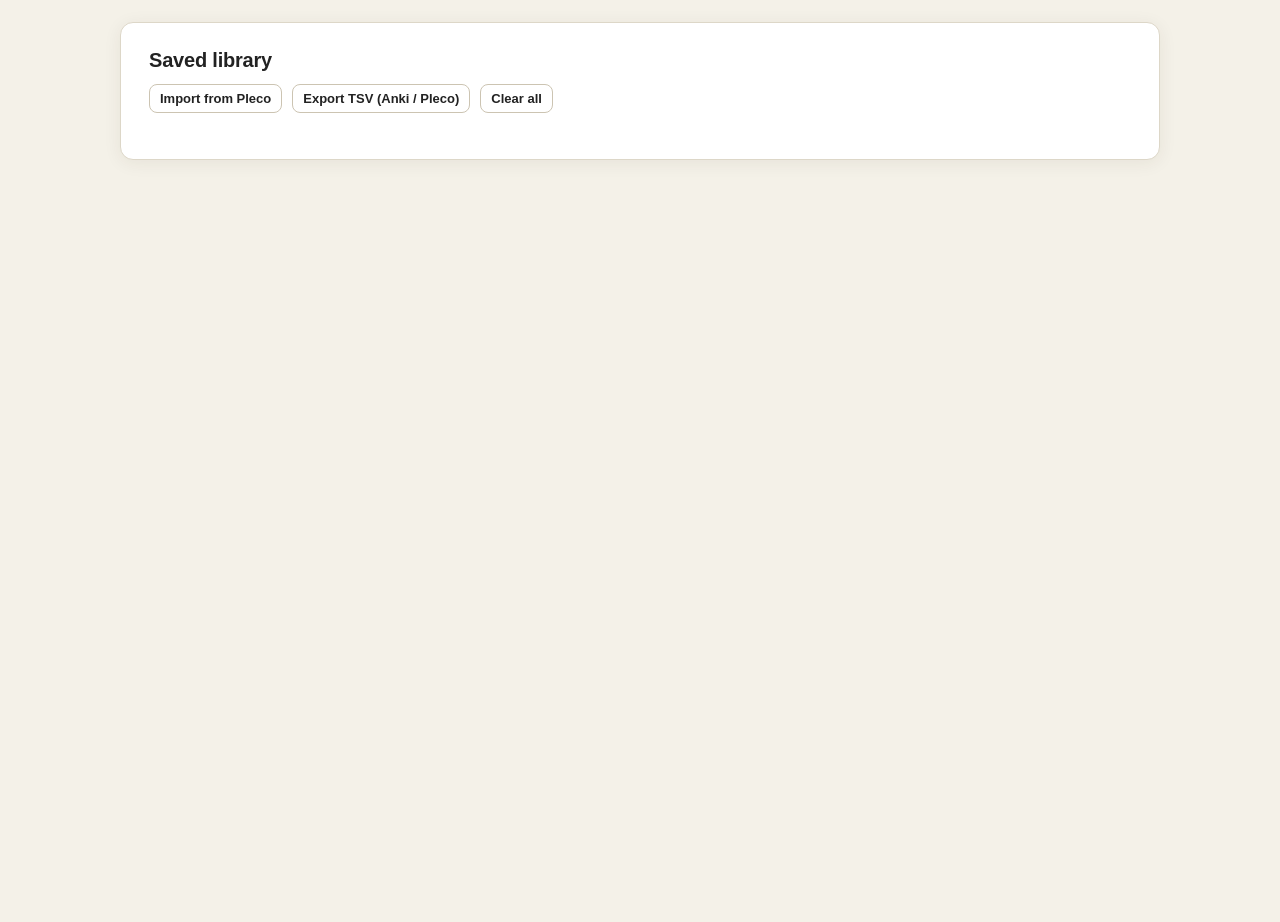
<file: extension/wordlist.html>
<!DOCTYPE html>
<html>
<head>
  <meta charset="utf-8">
  <title>Zhongwen Explorer — Saved Library</title>
  <link rel="stylesheet" href="shell.css">
  <style>
    :root { --zx-measure: 1040px; }
    body.zx-app { font-size: 14px; }
    .toolbar { margin: 12px 0 20px; display: flex; gap: 10px; align-items: center;
      flex-wrap: wrap; }
    .import-status { margin: -10px 0 18px; padding: 9px 12px; border-radius: 9px;
      border: 1px solid var(--zx-line); background: #fffdf7; color: #555;
      font-size: 12.5px; line-height: 1.5; }
    .import-status[hidden] { display: none !important; }
    .import-status.bad { border-color: #e2b8b8; background: #fdf4f4; color: #8f1c23; }
    .import-status b { color: var(--zx-ink); }

    /* Pleco import preview: what is about to be added, before it is added. */
    .imp { margin: -6px 0 18px; border: 1px solid var(--zx-line); border-radius: 12px;
      background: #fffdf7; overflow: hidden; }
    .imp[hidden] { display: none !important; }
    .imp-head { padding: 12px 14px; border-bottom: 1px solid var(--zx-line-soft);
      font-size: 13px; }
    .imp-note { color: var(--zx-muted); }
    /* Scrolls: a Pleco deck is hundreds of cards and the list must not push the
       confirm button off the bottom of the page. */
    .imp-list { max-height: 340px; overflow-y: auto; }
    .imp-row { display: flex; align-items: flex-start; gap: 10px; padding: 8px 14px;
      border-bottom: 1px solid #f0ece0; }
    .imp-row:last-child { border-bottom: 0; }
    .imp-text { flex: 1; min-width: 0; }
    .imp-word { display: flex; align-items: baseline; gap: 8px; flex-wrap: wrap; }
    .imp-hanzi { font-size: 17px;
      font-family: "PingFang SC", "Hiragino Sans GB", "Microsoft YaHei", sans-serif; }
    .imp-alt { color: #999; font-size: 14px;
      font-family: "PingFang SC", "Hiragino Sans GB", "Microsoft YaHei", sans-serif; }
    .imp-pinyin { color: #555; font-size: 12.5px; }
    .imp-badge { padding: 1px 6px; border-radius: 8px; background: #fbeed6;
      color: #8a6d20; font-size: 9.5px; font-weight: 700; text-transform: uppercase; }
    .imp-defs { color: var(--zx-muted); font-size: 12.5px; line-height: 1.45;
      margin-top: 2px; overflow-wrap: anywhere; }
    .imp-drop { flex: none; padding: 2px 8px; border: 0; border-radius: 7px;
      background: none; color: #bbb; font-size: 13px; cursor: pointer; }
    .imp-drop:hover { background: #fbe4e4; color: #a33; }
    .imp-empty { padding: 16px 14px; color: var(--zx-muted); font-size: 12.5px; }
    .imp-actions { display: flex; gap: 8px; padding: 12px 14px;
      border-top: 1px solid var(--zx-line-soft); }

    /* The table used to size itself: every column but Definition was nowrap,
       so with `table-layout: auto` they each claimed their widest row and the
       table grew past the page, spilling Next and the delete button onto the
       background while Definition was crushed to three words a line. Fixed
       layout means these widths are the whole story, and Definition — the one
       column that genuinely wants the slack — absorbs the remainder. */
    #list { overflow-x: auto; } /* narrow windows scroll the table, not the page */
    /* min-width is the floor that keeps this readable. Every column is sized,
       so under `table-layout: fixed` they shrink *proportionally* when the
       table is narrower than their sum — no single column can be squeezed to
       nothing. Leaving Definition unsized did exactly that: at 880px the
       percentages and pixel columns ate the whole table and it collapsed to a
       few pixels, stacking the header one letter per line. */
    table { border-collapse: collapse; width: 100%; min-width: 860px; table-layout: fixed; }
    th, td { text-align: left; padding: 7px 10px; border-bottom: 1px solid #e4e4e4;
      vertical-align: top; }
    td { overflow-wrap: anywhere; } /* headers must never break mid-word */
    th { font-size: 12px; text-transform: uppercase; letter-spacing: 0.04em; color: #888; }
    th:nth-child(1) { width: 21%; }  /* Card */
    th:nth-child(2) { width: 8%; }   /* Trad. */
    th:nth-child(3) { width: 14%; }  /* Pinyin */
    th:nth-child(4) { width: 20%; }  /* Definition */
    th:nth-child(5) { width: 88px; } /* Saved */
    th:nth-child(6) { width: 182px; }/* Progress: fits "· 1 rep · ease 2.50" */
    th:nth-child(7) { width: 88px; } /* Next */
    th:nth-child(8) { width: 38px; } /* remove */

    td.hanzi { font-size: 18px;
      font-family: "PingFang SC", "Hiragino Sans GB", "Microsoft YaHei", sans-serif; }
    tr.sentence-card td.hanzi { font-size: 16px; line-height: 1.55; }
    tr.sentence-card td.pinyin { line-height: 1.45; }
    /* Headword, badge and speaker on one baseline — the button used to drop to
       its own line as soon as the text filled the column. */
    .card-cell { display: flex; align-items: baseline; flex-wrap: wrap; gap: 4px; }
    .type-badge { padding: 1px 5px;
      border-radius: 8px; background: #eef4ff; color: #416895; font: 700 9px/1.5
      -apple-system, BlinkMacSystemFont, "Segoe UI", sans-serif; text-transform: uppercase; }
    .speak { --zx-speak: 22px; border: 0; background: transparent; opacity: 0.58; }
    .speak:hover { background: #eef4ff; opacity: 1; }
    td.pinyin { color: #444; }
    td.meta { color: #777; font-size: 12.5px; }
    td.meta .touches { color: #aaa; }
    td.status { font-size: 12.5px; }
    .st-new { color: #1a6fd4; font-weight: 600; }
    .st-due { color: #b5232b; font-weight: 600; }
    .st-later { color: #0a7a2f; }
    td.del button { padding: 1px 6px; border: 0; background: none; color: #a33;
      font-size: 13px; line-height: 1.4; cursor: pointer; border-radius: 6px; }
    td.del button:hover { background: #fbe4e4; }
    .empty { color: #888; margin-top: 24px; }
    .count { color: #888; font-size: 13px; margin-left: auto; }

    /* Collection overview: the curve, and what is coming back when. */
    #overview { border: 1px solid #e6e0d2; border-radius: 12px;
      padding: 16px 18px; background: #fffdf7; margin-bottom: 16px; }
    #overview:empty { display: none; }
    .overview-line { font-size: 13px; color: #666; margin-bottom: 14px; }
    .overview-line b { color: #222; font-variant-numeric: tabular-nums; }
    .overview-grid { display: grid; grid-template-columns: minmax(210px, 1fr) 1.6fr;
      gap: 22px; align-items: start; }
    @media (max-width: 720px) { .overview-grid { grid-template-columns: 1fr; } }

    /* Filter chips + sort. */
    #filters { display: flex; flex-wrap: wrap; align-items: center; gap: 8px 12px;
      margin-bottom: 10px; }
    #filters:empty { display: none; }
    .chips { display: flex; flex-wrap: wrap; gap: 6px; }
    .chip { display: inline-flex; align-items: center; gap: 6px; padding: 3px 10px;
      border: 1px solid #e0d9c9; border-radius: 20px; background: #fff;
      font-size: 12px; color: #555; cursor: pointer; }
    .chip:hover { background: #faf7ee; }
    .chip.on { border-color: #d8cab5; background: #fdf6c7; color: #7f1920;
      font-weight: 650; }
    .chip-dot { width: 8px; height: 8px; border-radius: 2px; }
    .chip-n { color: #999; font-variant-numeric: tabular-nums; }
    .chip.on .chip-n { color: #a0733a; }
    .sort { display: inline-flex; align-items: center; gap: 6px; margin-left: auto;
      font-size: 12px; color: #888; }
    .sort select { font-size: 12px; padding: 3px 5px; }

    /* Per-card schedule. */
    .sched-top { display: flex; align-items: center; gap: 7px; flex-wrap: wrap; }
    .stage-chip { font-size: 10px; font-weight: 700; letter-spacing: 0.03em;
      text-transform: uppercase; padding: 1px 6px; border-radius: 9px;
      background: #f1f1f1; color: #666; }
    .stage-chip.stage-new { background: #eaf2fd; color: #2f6099; }
    .stage-chip.stage-learning { background: #e7f0fc; color: #1f5fb0; }
    .stage-chip.stage-young { background: #e2ecfa; color: #1d5399; }
    .stage-chip.stage-mature { background: #dde7f6; color: #123a6d; }
    .sched-detail { color: #999; font-size: 11.5px; margin-top: 3px;
      font-variant-numeric: tabular-nums; }
  </style>
</head>
<body class="zx-app">
  <main class="zx-content">
  <h2 class="zx-title">Saved library</h2>
  <div class="toolbar">
    <button id="import">Import from Pleco</button>
    <input type="file" id="importFile" accept=".txt,.tsv,.csv,.xml,text/plain,text/csv,text/xml"
           hidden>
    <button id="export">Export TSV (Anki / Pleco)</button>
    <button id="clear">Clear all</button>
    <span class="count" id="count"></span>
  </div>
  <p class="import-status" id="importStatus" hidden></p>
  <div class="imp" id="importPreview" hidden></div>
  <div id="overview"></div>
  <div id="filters"></div>
  <div id="list"></div>
  </main>
  <!-- The universal popup is a classic script (shared verbatim with the
       content script), so it must load before the page module. -->
  <script src="lib/popup.js"></script>
  <script src="lib/savecard.js"></script>
  <script type="module" src="wordlist.js"></script>
</body>
</html>
</file>
<file: extension/shell.css>
/* The app chrome every extension page wears: the top navbar, the page
 * background, and the handful of control styles that were being re-invented
 * (differently) in each page's <style> block.
 *
 * The navbar markup is generated by lib/shell.js, not written per page, so
 * there is one nav to add a destination to rather than five. It renders the
 * same in both places it appears: as <button> tabs inside the new-tab
 * dashboard (which swaps iframes) and as <a> tabs on a standalone page (which
 * navigates). Embedded pages keep it in the DOM but hidden — the dashboard is
 * already drawing one, and two would stack.
 *
 * Pages keep their own <style> for their own content; this file owns only what
 * should look identical everywhere. */

:root {
  color-scheme: light;

  --zx-red: #b5232b;
  --zx-red-deep: #7f1920;
  --zx-ink: #222;
  --zx-muted: #777;
  --zx-faint: #999;

  --zx-paper: #f4f1e8;     /* the page behind the content */
  --zx-surface: #fff;      /* the content itself */
  --zx-header: #fffdf7;
  --zx-line: #ddd7c8;
  --zx-line-soft: #e8e2d4;
  --zx-hover: #f3efe4;
  --zx-highlight: #fdf6c7; /* the active tab, and anything else "selected" */

  --zx-font: -apple-system, BlinkMacSystemFont, "Segoe UI", Roboto, sans-serif;
  --zx-hanzi: "PingFang SC", "Hiragino Sans GB", "Microsoft YaHei",
    "Noto Sans CJK SC", sans-serif;

  --zx-radius: 9px;
  --zx-measure: 680px; /* per-page content width; overridden in page <style> */
}

/* An author `display` rule outranks the UA's [hidden] rule, so anything
   toggled with the attribute needs this or it never actually hides. */
[hidden] { display: none !important; }

/* Without this the content column is `--zx-measure` PLUS its padding, which
   overflows the viewport at the width the measure was chosen for. */
* { box-sizing: border-box; }

/* --- the shell ----------------------------------------------------------- */

/* Every page that mounts the navbar becomes a viewport-height frame: the bar,
   then a row holding the page and the tutor drawer side by side. The page
   scrolls inside its own column rather than the document scrolling underneath
   a fixed drawer — which is what used to leave the document's scrollbar running
   down the outside of the chat, looking like the chat's own. */
body.zx-shell {
  margin: 0; height: 100vh; overflow: hidden;
  display: flex; flex-direction: column;
}
.zx-main { flex: 1; min-height: 0; display: flex; align-items: stretch; }
.zx-page {
  flex: 1; min-width: 0; min-height: 0;
  display: flex; flex-direction: column; overflow-y: auto;
}
/* Focusable for the keyboard, but clicking into the page is not a thing worth
   drawing a ring around; tabbing to it still is. */
.zx-page:focus { outline: none; }
.zx-page:focus-visible { outline: 2px solid var(--zx-red); outline-offset: -3px; }

/* --- the navbar ---------------------------------------------------------- */

.zx-header {
  flex: none;
  display: flex; align-items: center; gap: 18px;
  min-height: 64px; padding: 10px 24px;
  border-bottom: 1px solid var(--zx-line); background: var(--zx-header);
  font-family: var(--zx-font);
}
/* The dashboard draws the real one; this page is inside its iframe. Hidden
   rather than absent so the page is identical in both modes. */
body.embedded .zx-header { display: none; }

.zx-brand {
  display: flex; align-items: center; gap: 10px; margin-right: 8px;
  color: inherit; text-decoration: none;
}
.zx-mark {
  flex: none; width: 34px; height: 34px; display: grid; place-items: center;
  border-radius: var(--zx-radius); background: var(--zx-red); color: #fff;
  font-size: 21px; font-family: var(--zx-hanzi);
}
.zx-brand-text { line-height: 1.15; }
/* h1 because it is the page's real heading — the visible title is the tab you
   are on, and a screen reader should get the app name here, not "Review". */
.zx-brand-text h1 { margin: 0; font-size: 14px; font-weight: 700; }
.zx-brand-text span {
  display: block; color: #888; font-size: 10px; letter-spacing: 0.04em;
}

/* min-width lets the tabs shrink instead of pushing the header wider than the
   window; the toggle and Options on the right must stay reachable. */
.zx-header .nav {
  display: flex; align-items: center; gap: 6px;
  min-width: 0; overflow-x: auto; scrollbar-width: none;
}
.zx-header .nav::-webkit-scrollbar { display: none; }

/* One tab style for both elements it is built from. */
.tab {
  display: flex; align-items: center; gap: 7px; padding: 8px 13px;
  border: 1px solid transparent; border-radius: 8px; background: transparent;
  color: #555; font: inherit; font-size: 13px; font-weight: 650;
  text-decoration: none; white-space: nowrap; cursor: pointer;
}
.tab:hover { background: var(--zx-hover); }
.tab.active {
  border-color: #d8cab5; background: var(--zx-highlight); color: var(--zx-red-deep);
}
/* Scoped to the navbar: `.count` is also a page-level class (the library's
   "97 cards"), and unscoped this turned that caption into a grey pill. */
.zx-header .count {
  min-width: 19px; padding: 1px 6px; border-radius: 10px;
  background: rgba(0, 0, 0, 0.08); font-size: 10px; text-align: center;
  font-variant-numeric: tabular-nums;
}
.zx-header .tab.active .count { background: rgba(181, 35, 43, 0.12); }
/* Zero due cards is not news; an empty library is not either. */
.zx-header .count:empty, .zx-header .count[data-zero="1"] { display: none; }

.zx-spacer { flex: 1; }

/* Simplified / traditional. A switch you slide, not two buttons that light up:
   the script you are reading in is wherever the thumb is sitting, and moving
   between them is one gesture — click the other half, drag the thumb across, or
   press ← / →. Both glyphs stay legible, so the choice is readable at a glance
   rather than inferred from what a single button offers to switch you to.
 *
 * The selectors carry the extra `.zx-script` because the shared control styles
 * further down (`.zx-app button`) outrank a lone class and would otherwise
 * repaint each half as an ordinary bordered button. */
.zx-script {
  --zx-script-w: 36px;
  position: relative; flex: none; display: flex; align-items: center;
  padding: 3px; margin-right: 4px;
  border: 1px solid var(--zx-line); border-radius: 999px; background: #efe9dc;
  /* The thumb is draggable, so the browser must not claim the gesture. */
  touch-action: none; user-select: none;
}
.zx-script-thumb {
  position: absolute; top: 3px; left: 3px;
  width: var(--zx-script-w); height: calc(100% - 6px);
  border: 1px solid #d8cab5; border-radius: 999px; background: var(--zx-surface);
  box-shadow: 0 1px 2px rgba(60, 48, 24, 0.14);
  transition: transform 0.2s cubic-bezier(0.4, 0.05, 0.2, 1);
}
.zx-script[data-pref="trad-first"] .zx-script-thumb {
  transform: translateX(var(--zx-script-w));
}
/* Mid-drag the thumb tracks the finger, so it must not also be easing. */
.zx-script.dragging .zx-script-thumb { transition: none; }
.zx-script .zx-script-btn {
  position: relative; /* above the thumb */
  width: var(--zx-script-w); padding: 2px 0;
  border: 0; border-radius: 999px; background: none; color: #8a8272;
  font-size: 14px; line-height: 1.45; font-family: var(--zx-hanzi);
  text-align: center; cursor: pointer; transition: color 0.15s ease;
}
/* Four classes deep to clear `.zx-app button:hover:not(:disabled)`, which would
   otherwise paint a hover background over the thumb. */
.zx-script .zx-script-btn:hover:not(.active) { background: none; color: var(--zx-red); }
.zx-script .zx-script-btn.active { color: var(--zx-red-deep); font-weight: 700; }
.zx-script .zx-script-btn:focus-visible { outline: 2px solid var(--zx-red); outline-offset: 3px; }
@media (prefers-reduced-motion: reduce) {
  .zx-script-thumb { transition: none; }
}

/* Ask. The tutor's switch, and the only control here that changes the shape of
   the page — so it is a pressed state (like a tab), not a link. It goes flat
   rather than disappearing on a review card that is still hiding its answer:
   "not now" is worth saying, and a control that vanishes and comes back as you
   grade cards makes the bar twitch. */
.zx-ask {
  display: flex; align-items: center; gap: 6px;
  padding: 6px 12px 6px 10px; border: 1px solid var(--zx-line); border-radius: 999px;
  background: var(--zx-surface); color: #6b6555; font: inherit; font-size: 12.5px;
  font-weight: 650; cursor: pointer;
}
.zx-ask svg {
  fill: none; stroke: currentColor; stroke-width: 1.5; stroke-linecap: round;
  stroke-linejoin: round;
}
.zx-app .zx-ask:hover:not(:disabled) { border-color: #d0bf98; background: #fffdf3; color: var(--zx-red-deep); }
.zx-ask.active, .zx-app .zx-ask.active:hover {
  border-color: #c9b08a; background: var(--zx-highlight); color: var(--zx-red-deep);
}
.zx-app .zx-ask:disabled { opacity: 0.45; cursor: default; }
.zx-ask:focus-visible { outline: 2px solid var(--zx-red); outline-offset: 2px; }

/* The AI notice: something the learner has to do before four of the features
   work. Amber rather than the app's red — red in this bar is the current tab
   and the brand mark, and a warning that shares their colour reads as another
   piece of navigation. It sits left of the controls, so it is the first thing
   after the tabs rather than something tucked behind Options. */
.zx-notice {
  display: flex; align-items: center; gap: 6px;
  padding: 6px 11px; border: 1px solid #e6c98a; border-radius: 999px;
  background: #fdf6e3; color: #8a5d00; font: inherit; font-size: 12.5px;
  font-weight: 650; text-decoration: none; cursor: pointer;
}
.zx-notice[hidden] { display: none; }
.zx-notice svg {
  flex: none; fill: none; stroke: currentColor; stroke-width: 1.5;
  stroke-linecap: round; stroke-linejoin: round;
}
.zx-app .zx-notice:hover, .zx-notice:hover {
  border-color: #d4ac5a; background: #fbefcf; color: #6d4a00;
}
.zx-notice:focus-visible { outline: 2px solid var(--zx-red); outline-offset: 2px; }

/* The backup nudge. Deliberately not the notice's amber: nothing is wrong, and
   an install that has simply been studied in for a week should not wear the
   same colour as one whose API key was refused. It is a quiet outline until you
   reach for it, and it turns green for the three seconds after it worked —
   which is the only confirmation there is, the file itself having gone
   somewhere the page cannot see. */
.zx-backup {
  display: flex; align-items: center; gap: 6px;
  padding: 6px 11px; border: 1px solid var(--zx-line); border-radius: 999px;
  background: var(--zx-surface); color: var(--zx-muted); font: inherit;
  font-size: 12.5px; font-weight: 650; cursor: pointer;
  transition: color 0.12s, border-color 0.12s, background 0.12s;
}
.zx-backup[hidden] { display: none; }
.zx-backup svg {
  flex: none; fill: none; stroke: currentColor; stroke-width: 1.5;
  stroke-linecap: round; stroke-linejoin: round;
}
.zx-app .zx-backup:hover, .zx-backup:hover {
  border-color: var(--zx-red); background: var(--zx-hover); color: var(--zx-red);
}
.zx-backup:focus-visible { outline: 2px solid var(--zx-red); outline-offset: 2px; }
.zx-backup:disabled { cursor: default; opacity: 0.65; }
.zx-app .zx-backup.done, .zx-backup.done,
.zx-app .zx-backup.done:hover, .zx-backup.done:hover {
  border-color: #a8c9a2; background: #eff6ed; color: #2f6b31;
}
.zx-app .zx-backup.failed, .zx-backup.failed,
.zx-app .zx-backup.failed:hover, .zx-backup.failed:hover {
  border-color: #e0a9a9; background: #fbefef; color: var(--zx-red-deep);
}

.zx-settings {
  padding: 6px 10px; border: 1px solid transparent; border-radius: 8px;
  background: none; color: var(--zx-muted); font: inherit; font-size: 12px;
  font-weight: 600; text-decoration: none; cursor: pointer;
}
.zx-settings:hover { color: var(--zx-red); background: var(--zx-hover); }
.zx-settings.active {
  border-color: #d8cab5; background: var(--zx-highlight); color: var(--zx-red-deep);
}

/* The wordmark is the first thing to go: the 中 mark still identifies the app,
   and the tabs, the script toggle and Options all have to fit. */
@media (max-width: 860px) {
  .zx-header { padding: 9px 12px; gap: 8px; }
  .zx-brand-text { display: none; }
  .tab { padding: 7px 9px; }
  .zx-script { --zx-script-w: 31px; }
  /* The word goes, the icon stays: Ask still has to be reachable. */
  .zx-ask { padding: 6px 9px; }
  .zx-ask span { display: none; }
  /* Same for the notice — the triangle alone still says "there is something
     to deal with", and it keeps its title and aria-label either way. */
  .zx-notice { padding: 6px 8px; }
  .zx-notice span { display: none; }
  /* And the backup button: the tray-and-arrow is the same glyph the browser
     puts on its own download control, so it survives losing the word. */
  .zx-backup { padding: 6px 8px; }
  .zx-backup span { display: none; }
}

/* --- page frame ---------------------------------------------------------- */

/* Standalone pages opt in with class="zx-app" on <body>: the navbar sits at
   the top, the content scrolls under it in a measure-width column. Pages that
   own their whole viewport (the guides, with its level rail) leave it off and
   just take the navbar. */
body.zx-app {
  margin: 0; min-height: 100vh;
  background: var(--zx-paper); color: var(--zx-ink);
  font-family: var(--zx-font); font-size: 15px;
}
/* The measure column is centred in whatever width the page column has, so it
   re-centres when the drawer opens instead of being nudged sideways. */
body.zx-app .zx-content {
  flex: 1; width: 100%; max-width: var(--zx-measure);
  margin: 22px auto 40px; padding: 26px 28px;
  border: 1px solid var(--zx-line); border-radius: 13px;
  background: var(--zx-surface); box-shadow: 0 3px 18px rgba(60, 48, 24, 0.07);
}
/* Inside the dashboard the surrounding chrome already supplies the card. */
body.zx-app.embedded { background: var(--zx-surface); }
body.zx-app.embedded .zx-content {
  margin: 18px auto 40px; padding: 0 20px;
  border: 0; border-radius: 0; background: none; box-shadow: none;
}
@media (max-width: 620px) {
  body.zx-app .zx-content { margin: 10px auto 32px; padding: 18px 16px; border-radius: 0; }
}

/* The first thing in the content column is the page's own title. Distinct
   from the brand h1 in the navbar, which names the app. */
.zx-title {
  margin: 0 0 4px; font-size: 20px; font-weight: 700; letter-spacing: -0.01em;
}
.zx-lede { margin: 0 0 18px; color: var(--zx-muted); font-size: 13.5px; }

/* --- shared controls ----------------------------------------------------- */

.zx-app button,
.zx-app select,
.zx-app input[type="text"],
.zx-app input[type="url"],
.zx-app input[type="password"],
.zx-app input[type="number"] {
  font: inherit; font-size: 13px; padding: 6px 10px;
  border: 1px solid #ccc4b2; border-radius: 8px;
  background: var(--zx-surface); color: inherit;
}
.zx-app button { font-weight: 600; cursor: pointer; }
.zx-app button:hover:not(:disabled) { background: var(--zx-hover); }
.zx-app button:disabled { opacity: 0.55; cursor: default; }
.zx-app button.primary {
  border-color: var(--zx-red); background: var(--zx-red); color: #fff;
}
.zx-app button.primary:hover:not(:disabled) { background: #9d1e25; }
/* Round "play this" buttons, everywhere one appears. The size is per-page (a
   headline wants a bigger one than a table row), but the centring belongs here:
   `.zx-app button` above outranks a page's own `.speak { padding: 0 }`, so the
   glyph was being pushed up and to the left inside its circle on every page. */
.zx-app .speak {
  flex: none; display: inline-grid; place-items: center;
  width: var(--zx-speak, 28px); height: var(--zx-speak, 28px);
  padding: 0; border-radius: 50%;
  font-size: calc(var(--zx-speak, 28px) * 0.47); line-height: 1;
}

.zx-app input:focus-visible,
.zx-app select:focus-visible,
.zx-app button:focus-visible,
.zx-app .tab:focus-visible,
.zx-app .zx-settings:focus-visible {
  outline: 2px solid var(--zx-red); outline-offset: 1px;
}
/* Scoped to the content: a bare `.zx-app a` also matches the navbar's tabs,
   which are anchors on a standalone page, and repaints every inactive one red. */
.zx-app .zx-content a { color: var(--zx-red); }
</file>
